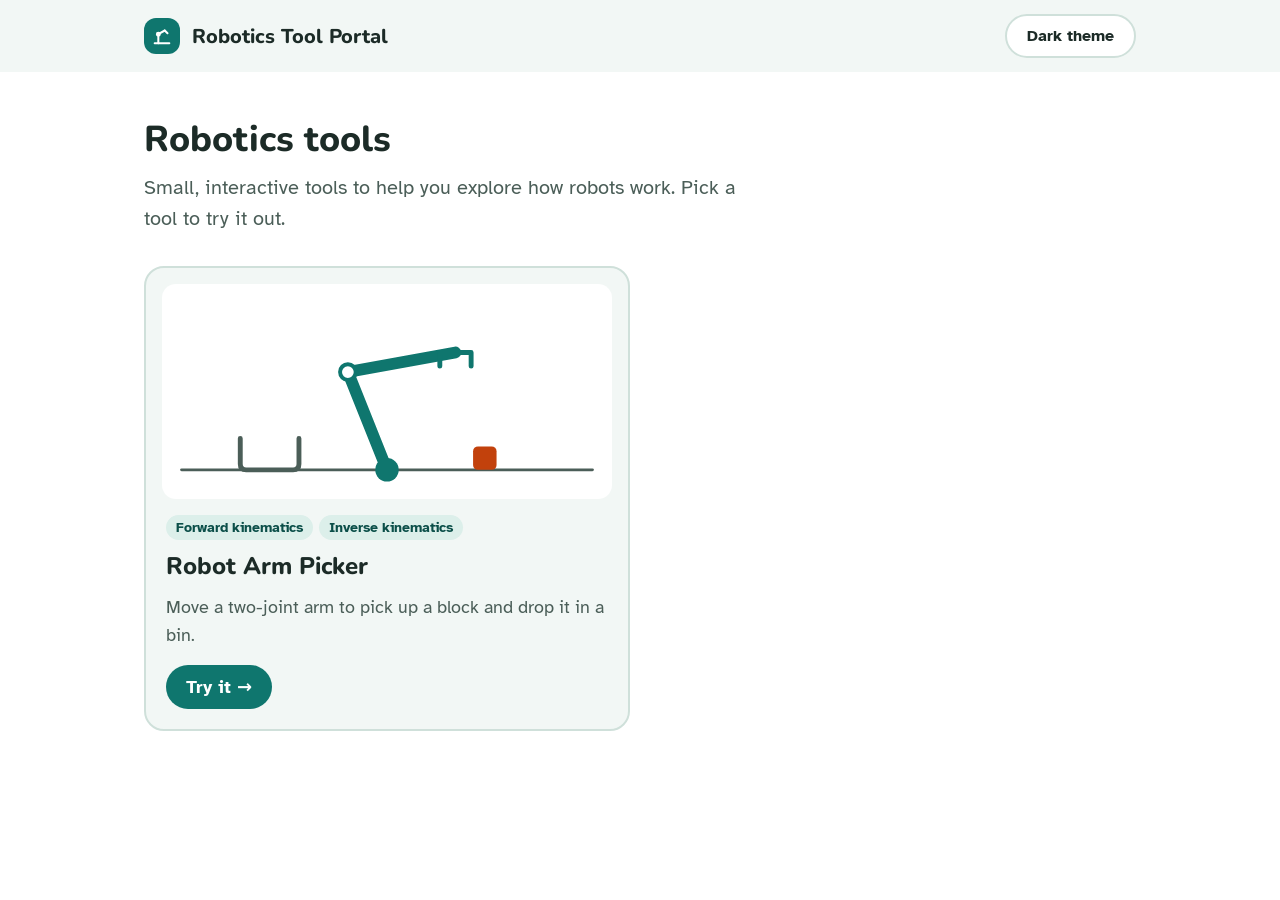
<file: index.html>
<!doctype html>
<html lang="en">
<head>
  <meta charset="utf-8">
  <meta name="viewport" content="width=device-width, initial-scale=1">
  <title>Robotics Tool Portal</title>
  <link rel="preconnect" href="https://fonts.googleapis.com">
  <link rel="preconnect" href="https://fonts.gstatic.com" crossorigin>
  <link rel="stylesheet" href="https://fonts.googleapis.com/css2?family=Atkinson+Hyperlegible:wght@400;700&family=Nunito:wght@700;800&family=Source+Code+Pro:wght@400;500&display=swap">
  <link rel="stylesheet" href="css/style.css">
  <script src="js/theme.js"></script>
</head>
<body>
  <header class="site-header">
    <div class="container">
      <a class="site-title" href="index.html">
        <span class="logo" aria-hidden="true">
          <svg width="22" height="22" viewBox="0 0 24 24" fill="none" stroke="currentColor" stroke-width="2.2" stroke-linecap="round" stroke-linejoin="round"><path d="M4 20h16"/><path d="M8 20V10l7-4"/><circle cx="8" cy="10" r="1.6"/><path d="M15 6l3 3"/></svg>
        </span>
        Robotics Tool Portal
      </a>
      <button id="theme-toggle" class="theme-toggle" type="button" aria-pressed="false">Dark theme</button>
    </div>
  </header>

  <main class="container">
    <h1>Robotics tools</h1>
    <p class="intro">Small, interactive tools to help you explore how robots work. Pick a tool to try it out.</p>

    <ul class="tool-grid">
      <li>
        <a class="tool-card" href="tools/arm-picker/index.html">
          <svg class="card-art" viewBox="0 0 460 220" aria-hidden="true">
            <line class="art-line" x1="20" y1="190" x2="440" y2="190" stroke-width="3" stroke-linecap="round"/>
            <path class="art-line" d="M80 158 V184 Q80 190 86 190 H134 Q140 190 140 184 V158" fill="none" stroke-width="5" stroke-linecap="round"/>
            <rect class="art-block" x="318" y="166" width="24" height="24" rx="5"/>
            <path class="art-arm" d="M230 190 L190 90 L300 70" fill="none" stroke-width="12" stroke-linecap="round" stroke-linejoin="round"/>
            <circle class="art-base" cx="230" cy="190" r="12"/>
            <circle class="art-joint" cx="190" cy="90" r="8" stroke-width="4"/>
            <path class="art-arm" d="M284 84 V70 H316 V84" fill="none" stroke-width="5" stroke-linecap="round" stroke-linejoin="round"/>
          </svg>
          <div class="card-body">
            <div class="chips">
              <span class="chip">Forward kinematics</span>
              <span class="chip">Inverse kinematics</span>
            </div>
            <h2>Robot Arm Picker</h2>
            <p>Move a two-joint arm to pick up a block and drop it in a bin.</p>
            <span class="card-cta">Try it →</span>
          </div>
        </a>
      </li>
    </ul>
  </main>
</body>
</html>
</file>
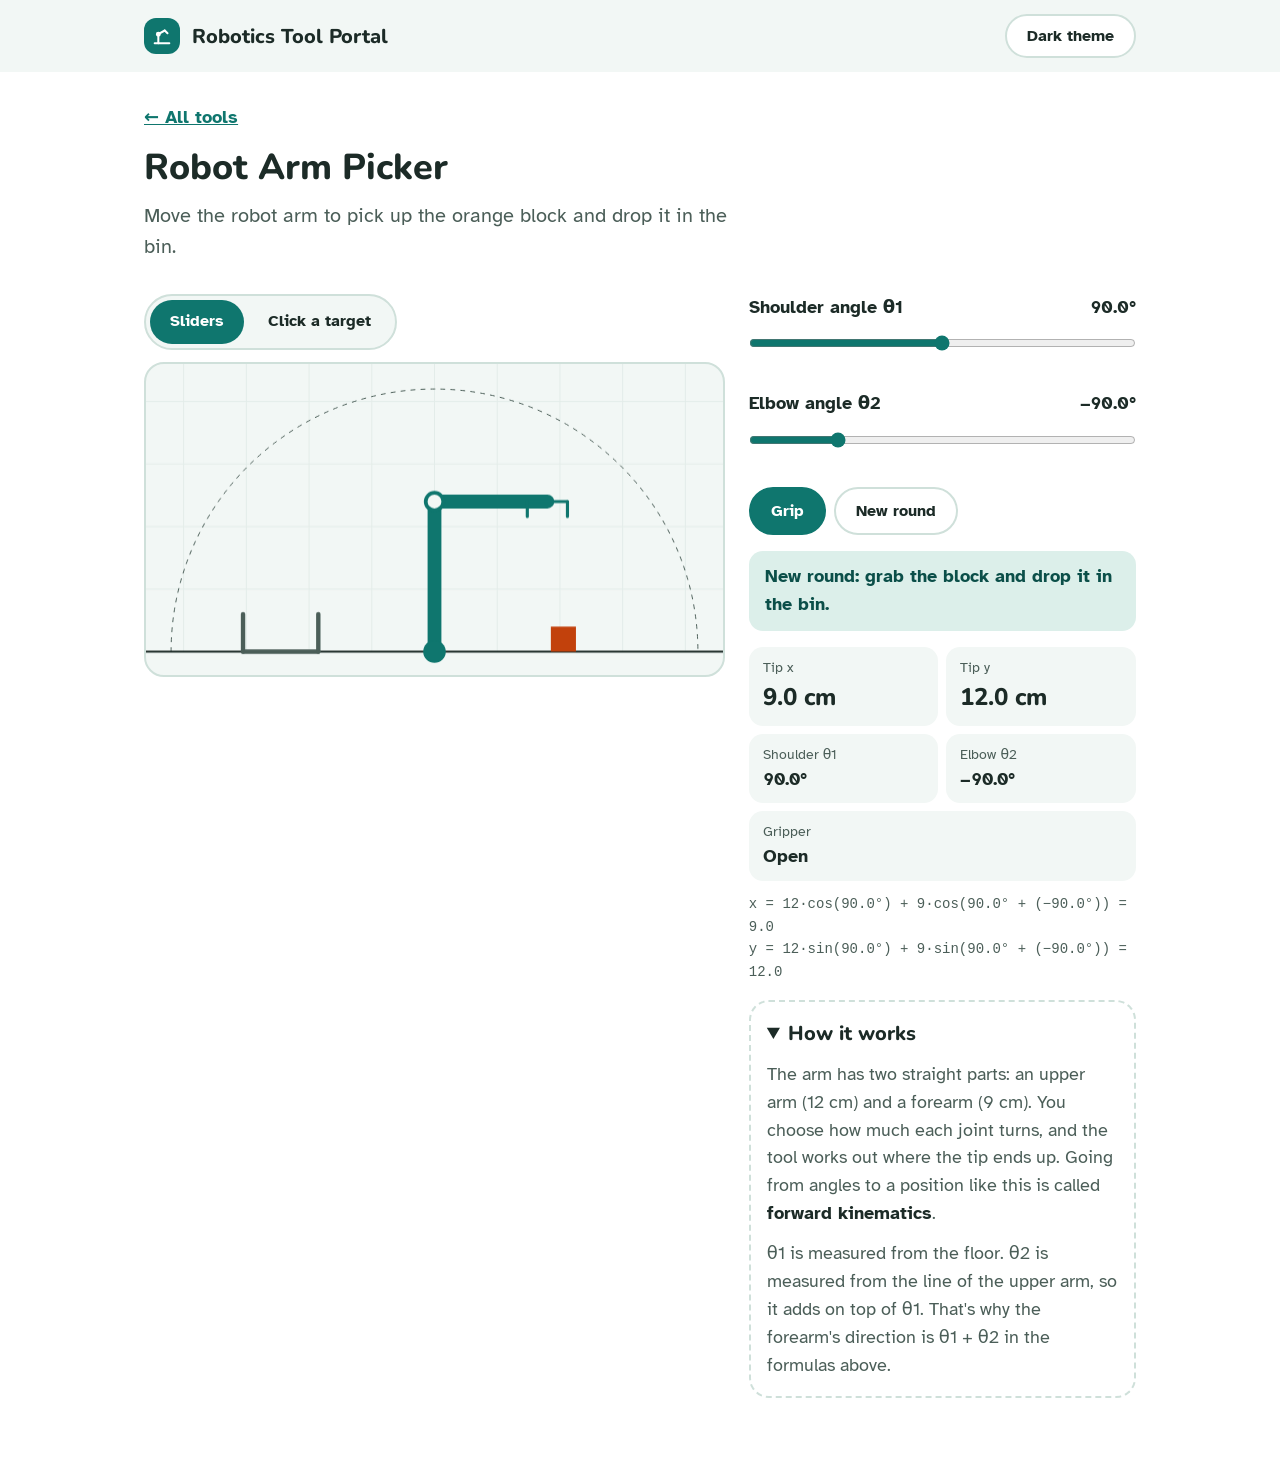
<file: tools/arm-picker/index.html>
<!doctype html>
<html lang="en">
<head>
  <meta charset="utf-8">
  <meta name="viewport" content="width=device-width, initial-scale=1">
  <title>Robot Arm Picker — Robotics Tool Portal</title>
  <link rel="preconnect" href="https://fonts.googleapis.com">
  <link rel="preconnect" href="https://fonts.gstatic.com" crossorigin>
  <link rel="stylesheet" href="https://fonts.googleapis.com/css2?family=Atkinson+Hyperlegible:wght@400;700&family=Nunito:wght@700;800&family=Source+Code+Pro:wght@400;500&display=swap">
  <link rel="stylesheet" href="../../css/style.css">
  <link rel="stylesheet" href="arm.css">
  <script src="../../js/theme.js"></script>
  <script src="arm.js" defer></script>
</head>
<body>
  <header class="site-header">
    <div class="container">
      <a class="site-title" href="../../index.html">
        <span class="logo" aria-hidden="true">
          <svg width="22" height="22" viewBox="0 0 24 24" fill="none" stroke="currentColor" stroke-width="2.2" stroke-linecap="round" stroke-linejoin="round"><path d="M4 20h16"/><path d="M8 20V10l7-4"/><circle cx="8" cy="10" r="1.6"/><path d="M15 6l3 3"/></svg>
        </span>
        Robotics Tool Portal
      </a>
      <button id="theme-toggle" class="theme-toggle" type="button" aria-pressed="false">Dark theme</button>
    </div>
  </header>

  <main class="container">
    <a class="back-link" href="../../index.html">← All tools</a>
    <h1>Robot Arm Picker</h1>
    <p class="intro">Move the robot arm to pick up the orange block and drop it in the bin.</p>

    <div class="arm-layout">
      <div class="arm-stage">
        <div class="mode-switch" role="group" aria-label="Control mode">
          <button type="button" data-mode="sliders" aria-pressed="true">Sliders</button>
          <button type="button" data-mode="target" aria-pressed="false">Click a target</button>
        </div>
        <canvas id="arm-canvas" role="img" aria-label="Side view of the robot arm, the block and the bin"></canvas>
      </div>

      <div class="arm-panel">
        <div id="slider-controls">
          <div class="slider">
            <label for="theta1">Shoulder angle θ1 <output id="theta1-value" for="theta1">90°</output></label>
            <input id="theta1" type="range" min="0" max="180" step="1" value="90">
          </div>
          <div class="slider">
            <label for="theta2">Elbow angle θ2 <output id="theta2-value" for="theta2">−90°</output></label>
            <input id="theta2" type="range" min="-160" max="160" step="1" value="-90">
          </div>
        </div>
        <p id="target-hint" class="hint" hidden>Tap or click inside the picture. The arm works out its own angles and moves its tip there.</p>

        <div class="actions">
          <button type="button" class="btn btn-primary" id="grip">Grip</button>
          <button type="button" class="btn" id="new-round">New round</button>
        </div>

        <p id="status" class="status" aria-live="polite"></p>
        <p id="floor-warning" class="status warn" hidden></p>

        <dl class="readout">
          <div class="tile big"><dt>Tip x</dt><dd id="out-x"></dd></div>
          <div class="tile big"><dt>Tip y</dt><dd id="out-y"></dd></div>
          <div class="tile"><dt>Shoulder θ1</dt><dd id="out-theta1"></dd></div>
          <div class="tile"><dt>Elbow θ2</dt><dd id="out-theta2"></dd></div>
          <div class="tile wide"><dt>Gripper</dt><dd id="out-grip"></dd></div>
        </dl>
        <p class="formula"><code id="formula-x"></code><br><code id="formula-y"></code></p>

        <details class="how-it-works" open>
          <summary>How it works</summary>
          <div data-for="sliders">
            <p>The arm has two straight parts: an upper arm (12&nbsp;cm) and a forearm (9&nbsp;cm). You choose how much each joint turns, and the tool works out where the tip ends up. Going from angles to a position like this is called <strong>forward kinematics</strong>.</p>
            <p>θ1 is measured from the floor. θ2 is measured from the line of the upper arm, so it adds on top of θ1. That's why the forearm's direction is θ1&nbsp;+&nbsp;θ2 in the formulas above.</p>
          </div>
          <div data-for="target" hidden>
            <p>Here you do the reverse: you pick where the tip should go, and the tool works out the joint angles. Going from a position to angles is called <strong>inverse kinematics</strong>.</p>
            <p>The base, the elbow and the tip form a triangle with known side lengths. A triangle rule called the <em>law of cosines</em> gives the elbow angle, and from that the shoulder angle follows. There are usually two answers (elbow up or elbow down); the tool picks elbow up when it can.</p>
          </div>
        </details>
      </div>
    </div>
  </main>
</body>
</html>
</file>
<file: css/style.css>
/* Shared styles for every page — "Classroom" design: rounded shapes,
   teal accent, Nunito headings and Atkinson Hyperlegible body text.
   Colors are defined once per theme. */

:root,
:root[data-theme="light"] {
  --bg: #ffffff;
  --surface: #f2f7f5;
  --text: #1c2b27;
  --text-muted: #4b5e58;
  --border: #cfe0da;
  --accent: #0f766e;
  --on-accent: #ffffff;
  --chip: #dcefea;
  --chip-text: #0b4f49;
  --focus: #0f766e;
  /* Drawing colors for tools */
  --arm: #0f766e;
  --block: #c2410c;
  --bin: #4b5e58;
  --grid: #e3ece9;
  --warn: #b42318;
  --warn-bg: #fdecea;
  --ok: #0b4f49;
}

:root[data-theme="dark"] {
  --bg: #101917;
  --surface: #18241f;
  --text: #e8f1ee;
  --text-muted: #a8bdb6;
  --border: #2c3f38;
  --accent: #5eead4;
  --on-accent: #0b1f1b;
  --chip: #1f3a33;
  --chip-text: #a7f3e4;
  --focus: #5eead4;
  --arm: #5eead4;
  --block: #fdba74;
  --bin: #a8bdb6;
  --grid: #1e2d28;
  --warn: #ff9b8f;
  --warn-bg: #3a1f1c;
  --ok: #a7f3e4;
}

*,
*::before,
*::after {
  box-sizing: border-box;
}

body {
  margin: 0;
  background: var(--bg);
  color: var(--text);
  font-family: "Atkinson Hyperlegible", system-ui, -apple-system, "Segoe UI", Roboto, sans-serif;
  font-size: 1.125rem;
  line-height: 1.55;
}

h1,
h2,
.site-title {
  font-family: "Nunito", system-ui, -apple-system, "Segoe UI", Roboto, sans-serif;
  font-weight: 800;
}

a {
  color: var(--text);
}

:focus-visible {
  outline: 3px solid var(--focus);
  outline-offset: 2px;
}

/* Centered content column with a 16px gutter on small screens. */
.container {
  max-width: 64rem;
  margin: 0 auto;
  padding-left: 16px;
  padding-right: 16px;
}

/* Header shared by every page */
.site-header {
  background: var(--surface);
}

.site-header .container {
  display: flex;
  flex-wrap: wrap;
  align-items: center;
  justify-content: space-between;
  gap: 0.75rem;
  min-height: 4.5rem;
}

.site-title {
  display: flex;
  align-items: center;
  gap: 0.75rem;
  min-height: 44px;
  font-size: 1.25rem;
  text-decoration: none;
}

.logo {
  display: inline-flex;
  align-items: center;
  justify-content: center;
  width: 36px;
  height: 36px;
  border-radius: 12px;
  background: var(--accent);
  color: var(--on-accent);
}

/* Pill-shaped button, shared by the theme toggle and tool controls */
.btn,
.theme-toggle {
  min-height: 44px;
  padding: 0 1.25rem;
  border: 2px solid var(--border);
  border-radius: 999px;
  background: var(--bg);
  color: var(--text);
  font: inherit;
  font-size: 1rem;
  font-weight: 700;
  cursor: pointer;
}

.btn-primary {
  border-color: var(--accent);
  background: var(--accent);
  color: var(--on-accent);
}

main {
  padding: 3rem 0 4rem;
}

h1 {
  margin: 0 0 0.75rem;
  font-size: 2.25rem;
  line-height: 1.1;
}

.intro {
  max-width: 38rem;
  margin: 0 0 2rem;
  font-size: 1.25rem;
  color: var(--text-muted);
}

/* Tool card grid: 1 column on phones, more as space allows. */
.tool-grid {
  display: grid;
  grid-template-columns: repeat(auto-fill, minmax(min(100%, 20rem), 1fr));
  gap: 1.25rem;
  margin: 0;
  padding: 0;
  list-style: none;
}

.tool-card {
  display: flex;
  flex-direction: column;
  gap: 1rem;
  height: 100%;
  padding: 1rem;
  border: 2px solid var(--border);
  border-radius: 20px;
  background: var(--surface);
  text-decoration: none;
}

.tool-card:hover {
  border-color: var(--accent);
}

.card-art {
  display: block;
  width: 100%;
  height: auto;
  border-radius: 14px;
  background: var(--bg);
}

.card-art .art-arm { stroke: var(--arm); }
.card-art .art-joint { fill: var(--bg); stroke: var(--arm); }
.card-art .art-base { fill: var(--arm); }
.card-art .art-line { stroke: var(--text-muted); }
.card-art .art-block { fill: var(--block); }

.card-body {
  display: flex;
  flex-direction: column;
  gap: 0.5rem;
  padding: 0 0.25rem 0.25rem;
}

.tool-card h2 {
  margin: 0;
  font-size: 1.5rem;
}

.tool-card p {
  margin: 0;
  color: var(--text-muted);
}

.chips {
  display: flex;
  flex-wrap: wrap;
  gap: 0.375rem;
}

.chip {
  padding: 0.125rem 0.625rem;
  border-radius: 999px;
  background: var(--chip);
  color: var(--chip-text);
  font-size: 0.875rem;
  font-weight: 700;
}

.card-cta {
  display: inline-flex;
  align-self: flex-start;
  align-items: center;
  min-height: 44px;
  margin-top: 0.5rem;
  padding: 0 1.25rem;
  border-radius: 999px;
  background: var(--accent);
  color: var(--on-accent);
  font-weight: 700;
}

/* "← All tools" link on tool pages */
.back-link {
  display: inline-flex;
  align-items: center;
  min-height: 44px;
  margin-bottom: 0.5rem;
  color: var(--accent);
  font-weight: 700;
}
</file>
<file: tools/arm-picker/arm.css>
/* Layout for the Robot Arm Picker. Colors come from css/style.css. */

main {
  padding-top: 1.5rem;
}

.arm-layout {
  display: grid;
  gap: 1.5rem;
}

@media (min-width: 48rem) {
  .arm-layout {
    grid-template-columns: 3fr 2fr;
    align-items: start;
  }
}

/* Segmented pill switch between the two modes */
.mode-switch {
  display: inline-flex;
  flex-wrap: wrap;
  gap: 4px;
  margin-bottom: 0.75rem;
  padding: 4px;
  border: 2px solid var(--border);
  border-radius: 999px;
  background: var(--surface);
}

.mode-switch button {
  min-height: 44px;
  padding: 0 1.25rem;
  border: 0;
  border-radius: 999px;
  background: transparent;
  color: var(--text);
  font: inherit;
  font-size: 1rem;
  font-weight: 700;
  cursor: pointer;
}

.mode-switch button[aria-pressed="true"] {
  background: var(--accent);
  color: var(--on-accent);
}

#arm-canvas {
  display: block;
  width: 100%;
  aspect-ratio: 46 / 25;
  border: 2px solid var(--border);
  border-radius: 20px;
  background: var(--surface);
}

#arm-canvas.clickable {
  cursor: crosshair;
}

.slider {
  margin-bottom: 1rem;
}

.slider label {
  display: flex;
  justify-content: space-between;
  gap: 1rem;
  font-weight: 700;
}

.slider input {
  width: 100%;
  min-height: 44px;
  margin: 0;
  accent-color: var(--accent);
}

.hint {
  margin: 0 0 1rem;
  color: var(--text-muted);
}

.actions {
  display: flex;
  flex-wrap: wrap;
  gap: 0.5rem;
}

.actions .btn {
  min-height: 48px;
}

/* Status messages: a tinted box, hidden while empty */
.status {
  margin: 1rem 0 0;
  padding: 0.75rem 1rem;
  border-radius: 14px;
  background: var(--chip);
  color: var(--chip-text);
  font-weight: 700;
}

.status:empty {
  display: none;
}

.status.ok {
  color: var(--ok);
}

.status.warn {
  background: var(--warn-bg);
  color: var(--warn);
}

/* Readout tiles */
.readout {
  display: grid;
  grid-template-columns: repeat(2, minmax(0, 1fr));
  gap: 0.5rem;
  margin: 1rem 0 0.75rem;
}

.tile {
  padding: 0.625rem 0.875rem;
  border-radius: 14px;
  background: var(--surface);
}

.tile.wide {
  grid-column: 1 / -1;
}

.tile dt {
  font-size: 0.875rem;
  color: var(--text-muted);
}

.tile dd {
  margin: 0;
  font-weight: 700;
  font-variant-numeric: tabular-nums;
}

.tile.big dd {
  font-family: "Nunito", system-ui, sans-serif;
  font-size: 1.5rem;
  font-weight: 800;
}

.formula {
  margin: 0 0 1rem;
  font-family: "Source Code Pro", ui-monospace, monospace;
  font-size: 0.875rem;
  color: var(--text-muted);
  overflow-wrap: anywhere;
}

.how-it-works {
  padding: 1rem;
  border: 2px dashed var(--border);
  border-radius: 20px;
}

.how-it-works summary {
  font-family: "Nunito", system-ui, sans-serif;
  font-size: 1.25rem;
  font-weight: 800;
  cursor: pointer;
}

.how-it-works p {
  margin: 0.75rem 0 0;
  color: var(--text-muted);
}

.how-it-works strong {
  color: var(--text);
}
</file>
